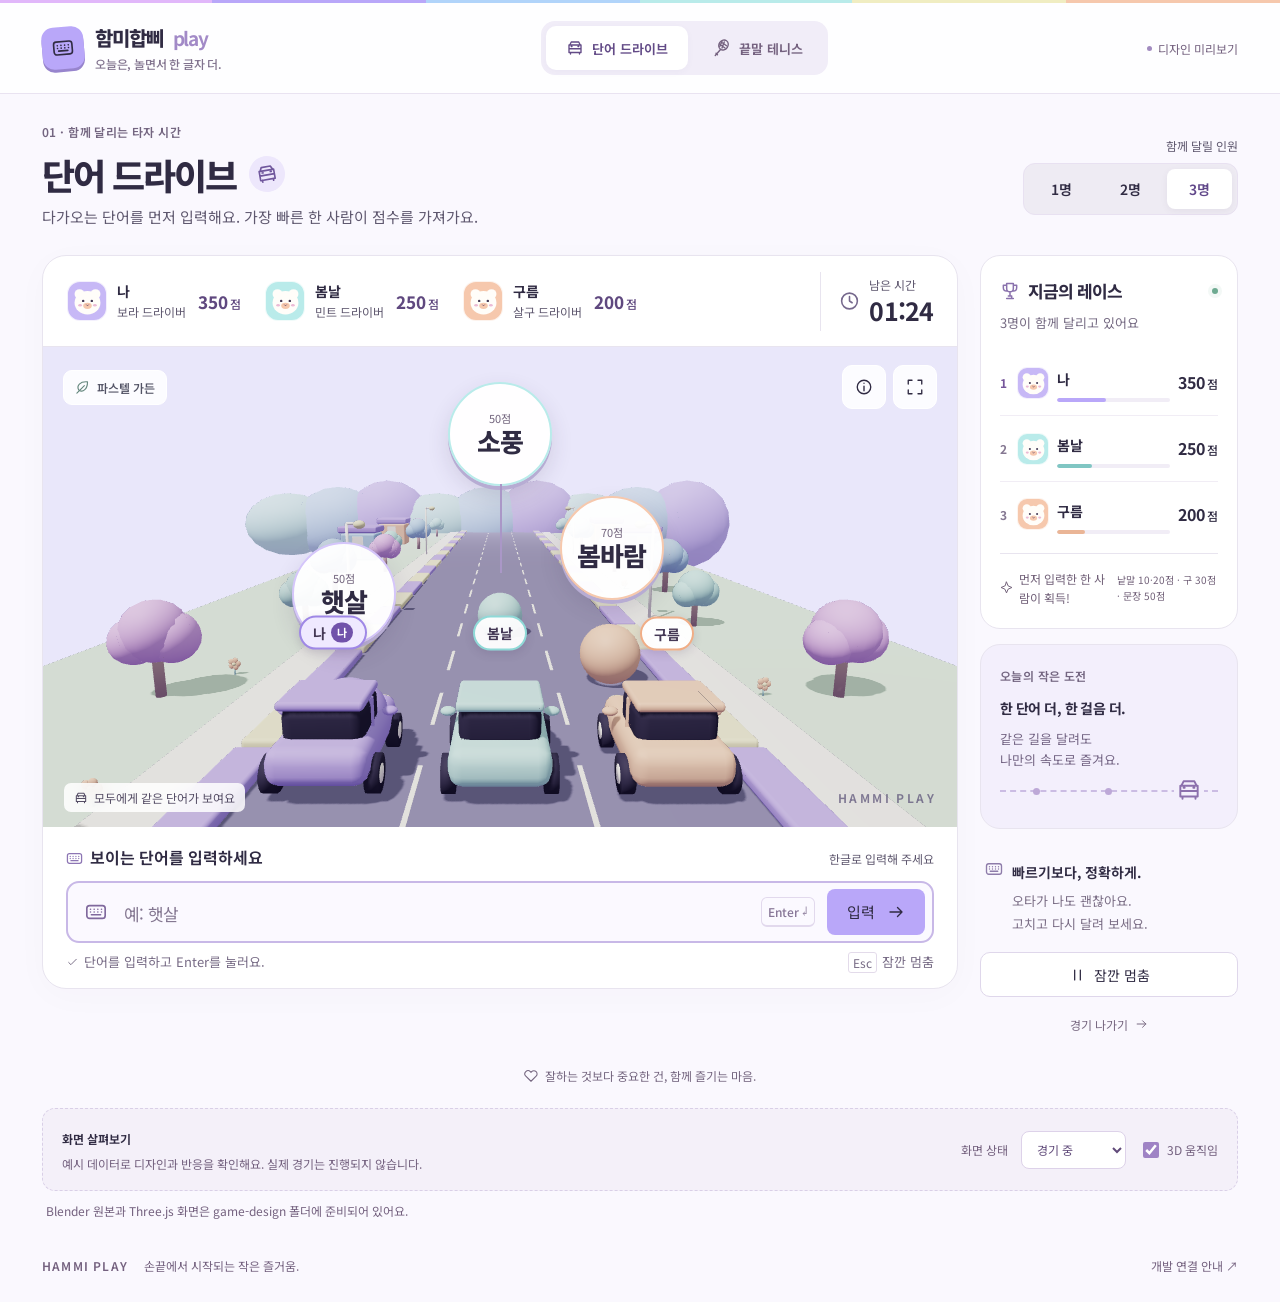
<file: game-design/index.html>
<!DOCTYPE html>
<html lang="ko">
<head>
 <meta charset="UTF-8"><meta name="viewport" content="width=device-width, initial-scale=1.0">
 <meta name="robots" content="noindex"><meta name="theme-color" content="#faf8fe">
 <title>함미합삐 플레이 · 3D 게임 디자인</title>
 <link rel="icon" href="../assets/favicon.svg">
 <link rel="preconnect" href="https://fonts.googleapis.com"><link rel="preconnect" href="https://fonts.gstatic.com" crossorigin>
 <link href="https://fonts.googleapis.com/css2?family=Noto+Sans+KR:wght@400;500;600;700;800;900&display=swap" rel="stylesheet">
 <link rel="stylesheet" href="styles.css"><link rel="stylesheet" href="preview.css">
 <script type="importmap">{"imports":{"three":"./vendor/three.module.js","three/addons/":"./vendor/"}}</script>
</head>
<body>
 <a class="preview-skip" href="#game-root">경기 화면으로 바로가기</a>
 <header class="preview-header"><div class="preview-header-inner">
  <a class="preview-brand" href="../#/games"><span id="brand-icon"></span><span>함미합삐 <b>play</b><small>오늘은, 놀면서 한 글자 더.</small></span></a>
  <nav class="preview-tabs" aria-label="게임 디자인 선택"><a href="#race" data-game-tab="race"></a><a href="#tennis" data-game-tab="tennis"></a></nav>
  <span class="preview-badge"><i></i> 디자인 미리보기</span>
 </div></header>
 <main class="preview-container">
  <div id="game-root" tabindex="-1"></div>
  <section class="preview-controls" aria-label="디자인 상태 미리보기">
   <div><strong>화면 살펴보기</strong><p>예시 데이터로 디자인과 반응을 확인해요. 실제 경기는 진행되지 않습니다.</p></div>
   <label for="preview-state">화면 상태</label><select id="preview-state"></select>
   <label class="preview-motion"><input id="preview-motion" type="checkbox" checked> 3D 움직임</label>
  </section>
  <p class="preview-event" id="preview-event" role="status">Blender 원본과 Three.js 화면은 game-design 폴더에 준비되어 있어요.</p>
 </main>
 <footer class="preview-footer"><span>HAMMI PLAY <i>손끝에서 시작되는 작은 즐거움.</i></span><a href="./HANDOFF.md">개발 연결 안내 ↗</a></footer>
 <dialog id="preview-dialog"><button id="dialog-close" aria-label="안내 닫기">×</button><div id="dialog-body"></div></dialog>
 <script type="module" src="demo.js"></script>
</body></html>
</file>
<file: game-design/styles.css>
/* Isolated UI tokens and components. Import alongside ui.js; no selectors leak into the host app. */
.game-design {
 --gd-ink:#302b43;--gd-muted:#5f586f;--gd-line:#e8e4ef;--gd-paper:#fff;
 --gd-lilac:#b9a7f9;--gd-orchid:#e1b7fa;--gd-sky:#b1d4fa;--gd-mint:#b9ebea;--gd-butter:#f0edc2;--gd-peach:#f6c8ad;
 color:var(--gd-ink);font-family:"Noto Sans KR","Apple SD Gothic Neo","Malgun Gothic",sans-serif;font-size:18px;line-height:1.6;
}
.game-design *, .game-design *::before, .game-design *::after {box-sizing:border-box;}
.game-design button,.game-design input {font:inherit;color:inherit;}
.game-design button {cursor:pointer;}
.game-design [hidden] {display:none!important;}
.game-design button:disabled {cursor:default;opacity:.55;}
.game-design :focus-visible {outline:3px solid #7152aa;outline-offset:4px;}
.game-design button,.game-design a {touch-action:manipulation;-webkit-tap-highlight-color:transparent;}
.game-design h1,.game-design h2,.game-design h3,.game-design p {margin:0;}
.game-design h1,.game-design h2,.game-design h3 {letter-spacing:-.055em;word-break:keep-all;}
.gd-icon {width:22px;height:22px;flex-shrink:0;vertical-align:middle;}
.gd-heading {display:flex;align-items:center;justify-content:space-between;gap:28px;margin:28px 0 26px;}
.gd-eyebrow {display:block;font-size:12px;font-weight:600;color:#736580;letter-spacing:.035em;margin-bottom:7px;}
.gd-heading h1 {display:flex;align-items:center;gap:13px;font-size:36px;font-weight:800;line-height:1.45;}
.gd-title-icon {display:grid;place-items:center;width:36px;height:36px;background:#ede7fc;color:#70579d;border-radius:50%;transform:rotate(-10deg);}
.gd-title-icon .gd-icon {width:22px;}
.gd-heading p {font-size:15px;color:var(--gd-muted);margin-top:5px;word-break:keep-all;}
.gd-mode {flex-shrink:0;text-align:right;}
.gd-mode>span {display:block;font-size:12px;color:var(--gd-muted);margin-bottom:8px;}
.gd-segment {display:flex;gap:4px;padding:5px;background:#eeebf3;border:1px solid #e8e1f1;border-radius:12px;}
.gd-segment button {min-width:65px;min-height:40px;padding:7px 15px;border:0;border-radius:8px;background:transparent;font-size:14px;font-weight:600;transition:background .2s,box-shadow .2s;}
.gd-segment button.is-selected {background:#fff;box-shadow:0 2px 7px #55416a12;color:#61488a;}
.gd-segment button:hover {background:#ffffffa6;}
.gd-layout {display:grid;grid-template-columns:minmax(0,1fr) 258px;align-items:start;gap:22px;}
.gd-arena {border:1px solid var(--gd-line);border-radius:24px;background:#fff;overflow:hidden;box-shadow:0 7px 35px #46325206;min-width:0;}
.gd-matchbar {display:flex;justify-content:space-between;align-items:center;gap:14px;min-height:91px;padding:15px 24px;border-bottom:1px solid var(--gd-line);}
.gd-competitors {display:flex;align-items:center;gap:24px;min-width:0;}
.gd-competitor {display:flex;align-items:center;gap:10px;min-width:0;}
.gd-avatar {display:inline-grid;place-items:center;width:40px;height:40px;border-radius:13px;flex-shrink:0;border:1px solid #ffffffc9;}
.gd-avatar svg {width:37px;height:37px;}
.gd-avatar-lilac {background:#c7b8f6;}.gd-avatar-mint {background:#b9ebea;}.gd-avatar-peach {background:#f6c8ad;}
.gd-competitor strong {display:flex;align-items:center;gap:4px;font-size:14px;line-height:1.5;white-space:nowrap;}
.gd-competitor>div>span {display:block;color:var(--gd-muted);font-size:12px;white-space:nowrap;}
.gd-me-tag {font-size:12px;font-weight:600;line-height:1;background:#eee8fc;color:#765799;padding:4px;border-radius:4px;}
.gd-competitor>b {font-size:17px;font-weight:750;color:#5f487f;margin-left:2px;white-space:nowrap;}
.gd-competitor>b small {font-size:12px;font-weight:500;margin-left:2px;}
.gd-timer {display:flex;align-items:center;gap:9px;padding:5px 0 5px 18px;border-left:1px solid var(--gd-line);white-space:nowrap;}
.gd-timer>.gd-icon {color:#76698d;width:21px;}
.gd-timer>div>span {display:block;font-size:12px;color:var(--gd-muted);line-height:1.4;}
.gd-timer strong {display:block;font-size:25px;line-height:1.3;letter-spacing:-.035em;font-variant-numeric:tabular-nums;}
.gd-timer strong small {font-size:14px;margin-left:4px;}
.gd-timer.is-urgent {color:#9e3957;}.gd-timer.is-urgent .gd-icon {color:#9e3957;}
.gd-stage {position:relative;height:480px;background:#e9e7fa;isolation:isolate;overflow:hidden;}
.gd-canvas {position:absolute;inset:0;}
.gd-canvas canvas {display:block;width:100%;height:100%;}
.gd-load {position:absolute;inset:0;display:flex;gap:14px;align-items:center;justify-content:center;flex-direction:column;color:#6c5a86;font-size:15px;background:#f0edf7;z-index:4;}
.gd-load.has-error {padding:50px;text-align:center;}
.gd-load.has-error span {font-size:14px;max-width:280px;}
.gd-loader {width:30px;height:30px;border:3px solid #d7cdeb;border-top-color:#8766b3;border-radius:50%;animation:gd-spin 1s linear infinite;}
@keyframes gd-spin {to{transform:rotate(360deg);}}
.gd-stage-top {position:absolute;top:18px;left:20px;right:20px;display:flex;align-items:center;justify-content:space-between;gap:10px;z-index:2;pointer-events:none;}
.gd-location {display:inline-flex;align-items:center;gap:7px;background:#ffffffd9;backdrop-filter:blur(8px);border:1px solid #fff;padding:7px 11px;border-radius:9px;color:#525365;font-size:12px;font-weight:550;}
.gd-location .gd-icon {width:15px;height:15px;color:#64877d;}
.gd-stage-top>div {display:flex;gap:7px;pointer-events:auto;}
.gd-icon-btn {width:38px;height:38px;display:grid;place-items:center;border:1px solid #fff;border-radius:10px;background:#ffffffdb;backdrop-filter:blur(8px);}
.gd-icon-btn .gd-icon {width:18px;}
.gd-icon-btn:hover {background:#fff;}
.gd-scene-footer {display:flex;position:absolute;left:21px;right:21px;bottom:15px;justify-content:space-between;align-items:center;pointer-events:none;z-index:1;}
.gd-scene-footer>span:first-child {display:flex;align-items:center;gap:6px;background:#ffffffd9;backdrop-filter:blur(8px);padding:5px 10px;border-radius:7px;font-size:12px;color:#554d65;}
.gd-scene-footer .gd-icon {width:14px;height:14px;}
.gd-scene-footer>span:last-child {font-size:12px;letter-spacing:.2em;font-weight:650;color:#5e557a;opacity:.75;}
.gd-word-layer {position:absolute;inset:0;pointer-events:none;z-index:2;}
.gd-word-sign {position:absolute;transform:translate(-50%,-100%);display:flex;flex-direction:column;align-items:center;min-width:104px;background:#fffffff5;border:2px solid #fff;border-radius:14px;padding:5px 16px 8px;box-shadow:0 4px 0 #b7acd3,0 9px 22px #43315424;white-space:nowrap;}
.gd-word-sign>span {color:#70627b;font-size:12px;line-height:1.5;}
.gd-word-sign strong {font-size:27px;font-weight:800;line-height:1.5;letter-spacing:-.04em;}
.gd-word-sign i {position:absolute;bottom:-10px;left:calc(50% - 6px);width:12px;height:12px;background:#fff;transform:rotate(45deg);border-radius:2px;z-index:-1;}
.gd-word-sign:nth-child(1) {border-color:#d5c6fa;}.gd-word-sign:nth-child(2) {border-color:#b9ebea;}.gd-word-sign:nth-child(3) {border-color:#f6c8ad;}
.gd-input-area {padding:18px 23px 15px;}
.gd-input-caption {display:flex;justify-content:space-between;gap:12px;align-items:center;margin-bottom:10px;}
.gd-input-caption label {font-size:14px;font-weight:650;display:flex;align-items:center;gap:7px;word-break:keep-all;}
.gd-input-caption label .gd-icon {width:17px;height:17px;color:#8d76b4;}
.gd-input-caption>span {font-size:12px;color:var(--gd-muted);}
.gd-input-row {display:flex;align-items:center;gap:12px;border:2px solid #c8b8e7;border-radius:13px;background:#fbf9ff;padding:6px 7px 6px 15px;transition:border-color .2s,box-shadow .2s;}
.gd-input-row:focus-within {border-color:#9672c7;box-shadow:0 0 0 4px #b9a7f91c;}
.gd-input-prefix {display:grid;place-items:center;color:#80699d;flex-shrink:0;min-width:25px;font-size:26px;font-weight:750;}
.gd-input-row input {min-width:0;flex:1;width:100%;height:46px;padding:0 4px;border:0;outline:none;background:transparent;font-size:21px;letter-spacing:-.03em;}
.gd-input-row input::placeholder {font-size:17px;color:#847791;opacity:1;}
.gd-input-row input[aria-invalid="true"] {color:#9d3c55;}
.gd-input-row:has(input[aria-invalid="true"]) {border-color:#c5798c;background:#fff7f8;}
.gd-enter {border:1px solid #e2d9ed;border-bottom-width:2px;border-radius:6px;font-family:inherit;font-size:12px;font-weight:500;color:#877697;white-space:nowrap;padding:4px 6px;}
.gd-submit {display:flex;align-items:center;justify-content:center;gap:12px;min-height:46px;flex-shrink:0;padding:10px 20px;background:#b9a7f9;border:0;border-radius:8px;font-size:15px!important;font-weight:700;}
.gd-submit:hover {background:#ab95f0;}.gd-submit .gd-icon {width:18px;}
.gd-input-note {display:flex;align-items:center;justify-content:space-between;gap:15px;margin-top:9px;font-size:12px;color:#776b85;}
.gd-input-note>span {display:flex;align-items:center;gap:5px;}.gd-input-note .gd-icon {width:13px;height:13px;}
.gd-input-note kbd {font-family:inherit;padding:0 4px;border:1px solid #e3dbea;border-radius:3px;font-size:12px;}
.gd-side-card {border:1px solid var(--gd-line);border-radius:20px;padding:21px 19px;background:#fff;margin-bottom:15px;}
.gd-side-title {display:flex;align-items:center;gap:8px;}.gd-side-title>.gd-icon {color:#8a72ad;width:20px;}
.gd-side-title h2 {font-size:17px;font-weight:750;}
.gd-live-dot {width:6px;height:6px;border-radius:50%;background:#6eaa91;margin-left:auto;box-shadow:0 0 0 4px #6eaa9115;}
.gd-side-sub {font-size:12px;color:#766b83;margin-top:8px!important;}
.gd-leaderboard {margin-top:17px;}
.gd-rank {display:flex;align-items:center;gap:8px;padding:13px 0;border-bottom:1px solid #f1edf5;}.gd-rank:last-child {border:0;}
.gd-rank .gd-avatar {width:32px;height:32px;border-radius:10px;}.gd-rank .gd-avatar svg {width:31px;height:31px;}
.gd-rank-number {font-size:12px;font-weight:700;color:#857892;min-width:9px;}.gd-rank:first-child .gd-rank-number {color:#76569b;}
.gd-rank>div {min-width:0;flex:1;}.gd-rank strong {font-size:12px;}.gd-rank strong small {font-size:12px;background:#ece4fd;padding:1px 3px;border-radius:3px;}
.gd-rank>b {font-size:16px;font-variant-numeric:tabular-nums;}.gd-rank>b small {font-size:12px;font-weight:500;margin-left:2px;}
.gd-rank-track {height:4px;background:#f1edf6;border-radius:8px;margin-top:6px;overflow:hidden;}.gd-rank-track i {display:block;height:100%;border-radius:inherit;transition:width .35s;}
.gd-fill-lilac {background:#b9a7f9;}.gd-fill-mint {background:#80c6c3;}.gd-fill-peach {background:#eab596;}
.gd-rule {display:flex;align-items:center;justify-content:center;gap:6px;padding-top:15px;margin-top:6px;border-top:1px solid var(--gd-line);color:#716078;font-size:12px;}.gd-rule .gd-icon {width:13px;height:13px;}
.gd-round-info {background:#f3effc;padding-bottom:12px;position:relative;overflow:hidden;}
.gd-round-info .gd-eyebrow {font-size:12px;}.gd-round-info>strong {font-size:14px;letter-spacing:-.04em;}.gd-round-info>p {font-size:12px;color:#756685;margin-top:8px;}
.gd-route-decoration {position:relative;margin-top:19px;border-top:2px dashed #cbbce3;height:26px;display:flex;justify-content:space-around;align-items:flex-start;}
.gd-route-decoration span {width:7px;height:7px;border-radius:50%;background:#bda8d7;transform:translateY(-4px);}.gd-route-decoration .gd-icon {position:absolute;right:14px;top:-17px;width:30px;height:30px;color:#8c70ad;background:#f3effc;padding:2px;}
.gd-tip {display:flex;gap:9px;padding:12px 5px 17px;}.gd-tip>.gd-icon {width:18px;color:#8e7caa;margin-top:2px;}
.gd-tip strong {font-size:12px;font-weight:650;}.gd-tip p {font-size:12px;color:#7b6e86;line-height:1.8;margin-top:4px;}
.gd-button {display:inline-flex;align-items:center;justify-content:center;gap:8px;min-height:45px;border:1px solid #dfd7eb;background:#fff;border-radius:10px;padding:10px 18px;font-size:14px!important;font-weight:600;text-decoration:none;}
.gd-button:hover {background:#f6f2fb;border-color:#c3afd9;}.gd-primary {background:#b9a7f9;border-color:#b9a7f9;color:#302b43;}.gd-primary:hover {background:#ab95f0;}
.gd-pause {width:100%;background:#fff;}.gd-pause .gd-icon {width:17px;}
.gd-leave {display:flex;justify-content:center;align-items:center;gap:7px;margin:8px auto 0;min-height:38px;font-size:12px!important;background:none;border:0;color:#776780!important;}
.gd-leave:hover {color:#563976!important;}.gd-leave .gd-icon {width:13px;}
.gd-bottom-note {display:flex;justify-content:center;gap:7px;align-items:center;font-size:12px;color:#74657f;margin:23px 0;}.gd-bottom-note .gd-icon {width:14px;height:14px;}
/* Tennis: a single clear prompt, with steady lives and the word chain beside it. */
.game-design[data-game="tennis"] .gd-matchbar {padding-inline:24px;}
.game-design[data-game="tennis"] .gd-competitors {gap:22px;}
.game-design[data-game="tennis"] .gd-competitor {gap:11px;}
.game-design[data-game="tennis"] .gd-competitor strong {margin-bottom:4px;}
.gd-vs {font-size:12px;font-weight:750;color:#72627f;}
.gd-hearts {display:flex!important;gap:4px;}.gd-hearts .gd-icon {width:13px;height:13px;}.gd-heart-full {fill:#ac527e;color:#ac527e;}.gd-heart-empty {fill:#efebf3;color:#d5cbdc;}
.gd-court-word {position:absolute;left:22px;top:74px;z-index:2;pointer-events:none;}
.gd-turn-pill {display:inline-flex;gap:6px;align-items:center;background:#fffef8e8;border-radius:20px;color:#736039;border:1px solid #fff;font-size:12px;font-weight:600;padding:5px 10px;margin-bottom:9px;}.gd-turn-pill .gd-icon {width:14px;height:14px;}
.gd-last-word {display:flex;align-items:center;gap:12px;position:relative;padding:24px 18px 11px;background:#fffffff2;backdrop-filter:blur(7px);border:1px solid #fff;border-radius:15px;box-shadow:0 7px 16px #4d52690b;}
.gd-last-word>span {position:absolute;top:7px;left:18px;color:#72617f;font-size:12px;}
.gd-last-word>strong {font-size:27px;letter-spacing:-.07em;}.gd-last-word em {font-style:normal;color:#6d449a;border-bottom:3px solid #d6c6ee;}
.gd-last-word>.gd-icon {width:19px;color:#a493b7;}.gd-last-word>b {display:grid;place-items:center;width:41px;height:41px;background:#ece2fb;border-radius:10px;color:#765497;font-size:24px;}
.gd-rally-count {margin-left:auto;font-size:22px;line-height:1;color:#7a5d9a;}.gd-rally-count small {font-size:12px;font-weight:500;margin-left:3px;}
.gd-chain {list-style:none;padding:0;margin:16px 0 8px;}
.gd-chain li {position:relative;display:flex;align-items:center;gap:12px;padding:10px 0;font-size:15px;}
.gd-chain-dot {position:relative;width:8px;height:8px;background:#ded5e9;border-radius:50%;margin:0 3px;flex-shrink:0;}
.gd-chain li:not(:last-child) .gd-chain-dot::after {content:'';position:absolute;top:12px;left:3px;width:2px;height:24px;background:#efebf5;}
.gd-chain li b {font-weight:500;}.gd-chain li small {font-size:12px;color:#72627f;margin-left:auto;}
.gd-chain li.is-latest {font-weight:750;color:#674c8b;}.gd-chain li.is-latest b {font-weight:800;}.gd-chain li.is-latest .gd-chain-dot {background:#a88dd0;box-shadow:0 0 0 4px #a88dd01c;}
.gd-next-letter {display:flex;align-items:center;gap:12px;margin-top:14px;padding:9px 13px;background:#f2edfb;border-radius:11px;}.gd-next-letter>span {font-size:12px;color:#776286;}.gd-next-letter strong {font-size:24px;margin-left:auto;color:#6a4b92;}.gd-next-letter .gd-icon {width:17px;color:#947aaf;}
.gd-tennis-rules {background:#f6f8ed;padding:16px;}.gd-tennis-rules h3 {display:flex;align-items:center;gap:6px;font-size:13px;margin-bottom:10px!important;}.gd-tennis-rules h3 .gd-icon {width:16px;color:#7e8a68;}.gd-tennis-rules p {font-size:12px;margin:5px 0!important;color:#747b68;}
/* All outcome messages are host-driven, not inferred from typed words. */
.gd-feedback {position:absolute;bottom:55px;left:50%;transform:translateX(-50%);z-index:3;display:flex;align-items:center;gap:12px;width:max-content;max-width:calc(100% - 40px);padding:13px 20px;background:#fff;border:1px solid #c3dfd0;border-radius:15px;box-shadow:0 10px 30px #3a3b5b1a;}
.gd-feedback-icon {display:grid;place-items:center;width:36px;height:36px;flex-shrink:0;border-radius:50%;background:#e8f7ef;color:#41826d;}.gd-feedback strong {font-size:15px;}.gd-feedback p {font-size:12px;color:#6f687b;}.gd-feedback[data-tone="error"] {border-color:#e5bcc6;}.gd-feedback[data-tone="error"] .gd-feedback-icon {background:#fcebf0;color:#a94f69;}.gd-feedback[data-tone="warning"] {border-color:#e2d5a1;}.gd-feedback[data-tone="warning"] .gd-feedback-icon {background:#f8f0d5;color:#8e742c;}.gd-feedback[data-tone="neutral"] .gd-feedback-icon {background:#eee8f9;color:#83649f;}
.gd-overlay {position:absolute;inset:0;z-index:5;background:#f5f3fb9c;backdrop-filter:blur(8px);display:flex;align-items:center;justify-content:center;padding:20px;overflow:auto;}
.gd-overlay-card {width:min(460px,100%);padding:25px 30px;text-align:center;border:1px solid #fff;border-radius:24px;background:#fffffff0;box-shadow:0 12px 40px #59457612;}
.gd-overlay-emblem {display:grid;place-items:center;width:53px;height:53px;margin:0 auto 12px;background:#eee5fc;color:#8464a8;border-radius:17px;transform:rotate(-7deg);}.gd-overlay-emblem .gd-icon {width:27px;height:27px;}
.gd-overlay-card h2 {font-size:26px;line-height:1.45;margin-bottom:9px!important;}
.gd-overlay-card>p {font-size:13px;color:#796986;line-height:1.8;margin-bottom:19px!important;word-break:keep-all;}
.gd-overlay-card>.gd-button {min-width:210px;}
.gd-overlay-card .gd-eyebrow {font-size:12px;}
.gd-lobby-players {display:flex;justify-content:center;gap:30px;margin:18px 0;}
.gd-lobby-players>div {display:flex;flex-direction:column;align-items:center;gap:4px;}.gd-lobby-players .gd-avatar {width:46px;height:46px;}.gd-lobby-players strong {font-size:12px;}.gd-lobby-players>div>span:last-child {font-size:12px;color:#72627f;}.gd-lobby-players .is-ready {color:#4c806e!important;}
.gd-room-code {display:flex;justify-content:center;align-items:center;gap:12px;margin:15px 0;padding:9px 0;border-block:1px solid #eee8f5;}.gd-room-code>span {font-size:12px;color:#887695;}.gd-room-code strong {font-size:15px;letter-spacing:.16em;color:#6b4c8c;}.gd-room-code .gd-button {font-size:12px!important;padding:7px 10px;min-height:34px;}.gd-room-code .gd-icon {width:13px;}
.gd-countdown {font-size:94px;font-weight:800;line-height:1.3;color:#a48ad2;text-shadow:0 5px 0 #e6dcf5;}
.gd-trophy {background:#f7efd1;color:#ad914d;}
.gd-result-stats {display:grid;grid-template-columns:repeat(3,1fr);gap:8px;margin:21px 0;}.gd-result-stats>div {padding:12px 6px;background:#f3effa;border-radius:10px;}.gd-result-stats span {display:block;font-size:12px;color:#756181;}.gd-result-stats strong {font-size:27px;color:#70558b;}.gd-result-stats strong small {font-size:12px;font-weight:500;margin-left:2px;}
.gd-arena:fullscreen {height:100dvh;display:flex;flex-direction:column;border-radius:0;}.gd-arena:fullscreen .gd-stage {flex:1;min-height:0;height:auto;}.gd-arena:fullscreen .gd-input-area {flex-shrink:0;}
@media(min-width:1450px){.gd-stage{height:535px;}}
@media(max-width:1150px){.gd-layout{grid-template-columns:minmax(0,1fr) 228px;gap:16px;}.gd-matchbar{padding:14px 17px;}.gd-competitors{gap:14px;}.gd-competitor{gap:6px;}.gd-competitor .gd-avatar{width:32px;height:32px;}.gd-competitor .gd-avatar svg{width:30px;height:30px;}.gd-competitor>div>span{display:none;}.gd-competitor>b{font-size:14px;}.gd-timer{gap:6px;padding-left:12px;}.gd-timer strong{font-size:23px;}.gd-side-card{padding:18px 16px;}.gd-stage{height:460px;}.gd-heading h1{font-size:32px;}.gd-heading p{font-size:14px;}}
@media(max-width:900px){.gd-layout{grid-template-columns:minmax(0,1fr);}.gd-sidebar{display:grid;grid-template-columns:1fr 1fr;gap:16px;}.gd-sidebar>div{display:contents;}.gd-sidebar .gd-tip{display:none;}.gd-side-card{margin:0;}.gd-pause{grid-column:1;}.gd-leave{grid-column:2;}.gd-stage{height:470px;}.gd-heading{margin-top:22px;gap:20px;}.gd-heading p{max-width:440px;}.gd-competitors{gap:30px;}.gd-competitor>div>span{display:block;}.gd-competitor>b{font-size:17px;}.gd-competitor .gd-avatar{width:38px;height:38px;}.gd-competitor .gd-avatar svg{width:35px;height:35px;}.gd-matchbar{padding-inline:20px;}.gd-timer strong{font-size:26px;}}
@media(max-width:600px){.game-design{font-size:17px;}.gd-heading{align-items:flex-start;flex-direction:column;gap:16px;margin:22px 0 18px;}.gd-heading h1{font-size:29px;}.gd-heading p{font-size:14px;line-height:1.8;max-width:330px;margin-top:6px;}.gd-heading .gd-eyebrow{font-size:12px;}.gd-mode{display:flex;align-items:center;justify-content:space-between;width:100%;gap:14px;text-align:left;}.gd-mode>span{margin:0;font-size:12px;}.gd-segment{padding:3px;}.gd-segment button{min-width:55px;min-height:40px;padding:7px 13px;font-size:13px;}.gd-arena{border-radius:19px;}.gd-matchbar{padding:12px;gap:10px;min-height:90px;}.gd-competitors{gap:10px;flex:1;}.gd-competitor{gap:5px;flex:1;flex-wrap:wrap;}.gd-competitor>div>span{display:none;}.gd-competitor strong{font-size:12px;}.gd-competitor .gd-avatar{width:26px;height:26px;border-radius:8px;}.gd-competitor .gd-avatar svg{width:25px;height:25px;}.gd-competitor>b{font-size:14px;flex-basis:100%;margin-left:30px;margin-top:-5px;}.gd-me-tag{display:none;}.gd-timer{gap:4px;padding-left:9px;}.gd-timer>.gd-icon{display:none;}.gd-timer strong{font-size:23px;}.gd-timer>div>span{font-size:12px;}.gd-stage{height:410px;}.gd-stage-top{top:12px;left:12px;right:12px;}.gd-location{font-size:12px;padding:6px 8px;}.gd-icon-btn{height:35px;width:35px;}.gd-stage-top>div{gap:5px;}.gd-word-sign{min-width:77px;padding:4px 9px 5px;border-radius:11px;}.gd-word-sign strong{font-size:22px;}.gd-word-sign>span{font-size:12px;}.gd-scene-footer{left:12px;right:12px;bottom:12px;}.gd-scene-footer>span:first-child{font-size:12px;}.gd-scene-footer>span:last-child{display:none;}.gd-input-area{padding:16px 13px 13px;}.gd-input-caption>span{display:none;}.gd-input-caption label{font-size:13px;}.gd-input-row{gap:6px;padding-left:10px;}.gd-input-row input{font-size:20px;height:43px;}.gd-input-row input::placeholder{font-size:14px;}.gd-input-prefix{font-size:23px;min-width:21px;}.gd-input-prefix .gd-icon{width:20px;}.gd-enter{display:none;}.gd-submit{min-height:44px;padding:8px 13px;gap:5px;font-size:13px!important;}.gd-submit .gd-icon{width:15px;}.gd-input-note{font-size:12px;}.gd-input-note>span:last-child{display:none;}.gd-sidebar{grid-template-columns:1fr;gap:12px;}.gd-sidebar .gd-round-info{display:none;}.gd-side-card{padding:19px;}.gd-pause{grid-column:1;}.gd-leave{grid-column:1;margin-top:-8px;}.gd-leaderboard{display:flex;gap:16px;margin-top:15px;}.gd-rank{flex:1;flex-wrap:wrap;gap:7px;border:0;padding:3px 0;}.gd-rank>b{margin-left:15px;}.gd-rank .gd-avatar{width:28px;height:28px;}.gd-rank>div{flex-basis:40%;}.gd-rank-track{display:none;}.gd-rule{padding-top:12px;}.gd-side-title h2{font-size:16px;}.gd-bottom-note{font-size:12px;margin:19px 0;}.game-design[data-game="tennis"] .gd-matchbar{padding-inline:14px;}.game-design[data-game="tennis"] .gd-competitors{gap:10px;}.game-design[data-game="tennis"] .gd-competitor{gap:7px;flex-wrap:nowrap;}.game-design[data-game="tennis"] .gd-competitor .gd-avatar{width:30px;height:30px;}.game-design[data-game="tennis"] .gd-competitor .gd-avatar svg{width:28px;height:28px;}.gd-hearts{gap:2px;}.gd-hearts .gd-icon{width:10px;height:10px;}.gd-vs{font-size:12px;}.gd-court-word{left:12px;top:66px;}.gd-last-word{padding:22px 12px 8px;gap:8px;}.gd-last-word>span{left:12px;}.gd-last-word>strong{font-size:23px;}.gd-last-word>b{width:33px;height:33px;font-size:21px;}.gd-turn-pill{font-size:12px;}.gd-chain{display:flex;gap:10px;overflow:auto;}.gd-chain li{flex-direction:column;gap:4px;flex:1;white-space:nowrap;font-size:13px;}.gd-chain li small{margin:0;}.gd-chain-dot{display:none;}.gd-next-letter{padding:7px 13px;}.gd-tennis-rules{display:none;}.gd-feedback{bottom:46px;max-width:calc(100% - 24px);gap:9px;padding:11px 13px;}.gd-feedback strong{font-size:13px;}.gd-feedback p{font-size:12px;}.gd-feedback-icon{width:29px;height:29px;}.gd-feedback-icon .gd-icon{width:17px;}.gd-overlay{padding:13px;}.gd-overlay-card{padding:21px 18px;border-radius:19px;}.gd-overlay-card h2{font-size:23px;}.gd-overlay-card>p{font-size:12px;}.gd-lobby-players{gap:24px;}.gd-room-code{gap:9px;}.gd-overlay-emblem{width:44px;height:44px;margin-bottom:9px;}.gd-result-stats strong{font-size:23px;}}
@media(prefers-reduced-motion:reduce){.game-design *{animation:none!important;transition:none!important;}}

/* Legible secondary copy and generous touch targets. */
.gd-side-sub,.gd-tip p,.gd-round-info>p,.gd-tennis-rules p,.gd-chain li small,.gd-feedback p,.gd-input-note{font-size:13px;}
.gd-rank strong,.gd-tip strong,.gd-tennis-rules h3{font-size:14px;}
.gd-input-caption label{font-size:16px;}
.gd-icon-btn{min-width:44px;min-height:44px;}
.gd-hearts .gd-icon{width:15px;height:15px;}
.game-design[data-game="tennis"] .gd-competitor>div>span{display:block;}
.gd-word-sign::after{content:'';position:absolute;left:50%;top:100%;width:2px;height:var(--gd-stem,0px);background:#aa97c7;z-index:-2;}
.gd-word-sign strong{max-width:180px;white-space:normal;overflow-wrap:anywhere;text-align:center;}
.gd-overlay{align-items:safe center;}
@media(max-width:600px){.gd-heading p{font-size:15px;}.gd-competitors{gap:6px;}.gd-competitor{gap:4px;}.gd-competitor .gd-avatar{width:24px;height:24px;}.gd-competitor>b{margin-left:0;}.gd-input-caption label{font-size:15px;}.gd-word-sign strong{max-width:130px;}.gd-input-row input::placeholder{font-size:15px;}.gd-hearts .gd-icon{width:12px;height:12px;}.game-design[data-game="tennis"] .gd-competitors{gap:8px;}.game-design[data-game="tennis"] .gd-competitor{gap:5px;}.game-design[data-game="tennis"] .gd-competitor .gd-avatar{width:25px;height:25px;}.gd-last-word{padding-top:29px;}.gd-turn-pill{margin-bottom:8px;}.gd-lobby-players>div>span:last-child{font-size:12px;}.gd-overlay-card>p{font-size:13px;}.gd-room-code{gap:7px;}.gd-room-code .gd-button{padding:7px;}.gd-room-code strong{letter-spacing:.08em;}}
.gd-player-name{display:block;max-width:110px;overflow:hidden;text-overflow:ellipsis;white-space:nowrap;}
.gd-competitor>div{min-width:0;}.gd-competitor>div>span{overflow:hidden;text-overflow:ellipsis;max-width:110px;}
.gd-find-match{min-height:44px;font-size:13px!important;color:#604983!important;}
@media(max-width:600px){.gd-player-name{max-width:62px;}.gd-overlay-card{padding-block:18px;}.gd-lobby-players{margin-block:14px;}}
/* Lobby actions remain visible without scrolling inside the 3D stage. */
.game-design[data-phase="lobby"] .gd-stage{height:570px;}
@media(max-width:600px){.game-design[data-phase="lobby"] .gd-stage{height:570px;}.game-design[data-phase="result"] .gd-stage{height:480px;}}

/* 테니스: 뜻풀이, 곰 이름표, 난이도 */
.gd-word-meaning {margin-top:8px;max-width:300px;padding:8px 12px;background:#fffffff2;border:1px solid #fff;border-radius:11px;font-size:13px;line-height:1.45;color:#5a4d6b;box-shadow:0 4px 14px #59417914;display:flex;gap:6px;align-items:flex-start;}
.gd-word-meaning .gd-icon {width:15px;flex-shrink:0;margin-top:2px;color:#a493b7;}
.gd-chain-word {display:flex;flex-direction:column;gap:2px;min-width:0;}
.gd-chain-meaning {font-style:normal;font-weight:400;font-size:12px;line-height:1.35;color:#7a6c8a;}
.gd-chain li.is-latest .gd-chain-meaning {color:#6d5a86;}
.gd-bear-label {position:absolute;transform:translate(-50%,-100%);display:flex;align-items:center;gap:6px;padding:5px 12px 5px 6px;background:#fffffff2;border:2px solid #fff;border-radius:999px;box-shadow:0 6px 16px #59417922;font-size:14px;font-weight:750;white-space:nowrap;pointer-events:none;z-index:2;}
.gd-bear-label .gd-avatar {width:24px;height:24px;}
.gd-bear-label.gd-bear-me {border-color:#b9a7f9;background:#f4effff5;}
.gd-bear-label .gd-me-tag {margin-left:2px;}
.gd-difficulty {display:flex;flex-direction:column;align-items:center;gap:8px;margin:6px 0 14px;}
.gd-difficulty>span {font-size:13px;color:#72627f;font-weight:600;}
.gd-difficulty>p {margin:0;font-size:13px;color:#72627f;}
@media(max-width:600px){.gd-word-meaning{max-width:220px;font-size:12px;}.gd-bear-label{font-size:12px;padding:4px 9px 4px 5px;}.gd-bear-label .gd-avatar{width:20px;height:20px;}}
/* 단어 드라이브: 둥근 낱말 표지, 세워 둔 자동차 이름표, 빠르기 선택 */
.gd-word-sign.is-round{min-width:0;width:104px;height:104px;padding:0;border-radius:50%;justify-content:center;gap:0;}
.gd-word-sign.is-round>span{font-size:11px;line-height:1.2;}
.gd-word-sign.is-round strong{font-size:26px;line-height:1.2;}
.gd-word-sign.is-round i{display:none;}
.gd-word-sign.kind-phrase,.gd-word-sign.kind-sentence{border-radius:40px;padding:6px 20px 9px;white-space:normal;}
.gd-word-sign.kind-phrase strong{font-size:22px;max-width:240px;}
.gd-word-sign.kind-sentence strong{font-size:19px;max-width:300px;line-height:1.35;}
.gd-word-sign.kind-word:not(.is-round) strong{font-size:25px;}
.gd-driver-layer{position:absolute;inset:0;pointer-events:none;z-index:2;}
.gd-driver-tag{position:absolute;transform:translate(-50%,-100%);display:inline-flex;align-items:center;gap:5px;padding:4px 12px;border-radius:999px;background:#fffffff2;border:2px solid #d5c6fa;font-size:14px;font-weight:700;color:#453956;box-shadow:0 3px 10px #43315426;white-space:nowrap;max-width:150px;}
.gd-driver-tag b{overflow:hidden;text-overflow:ellipsis;}
.gd-driver-tag em{font-style:normal;font-size:11px;padding:1px 6px;border-radius:999px;background:#7152aa;color:#fff;}
.gd-driver-tag.gd-driver-mint{border-color:#8fd9d7;}.gd-driver-tag.gd-driver-peach{border-color:#f0ad86;}
.gd-driver-tag.is-me{background:#efe9ff;border-color:#9f88e6;}
.gd-overlay-card .gd-speed{text-align:center;margin:14px auto 4px;}
.gd-overlay-card .gd-speed>span{margin-bottom:6px;}
.gd-overlay-card .gd-speed .gd-segment{display:inline-flex;}
@media(max-width:600px){.gd-word-sign.is-round{width:88px;height:88px;}.gd-word-sign.is-round strong{font-size:22px;}.gd-word-sign.kind-phrase strong{font-size:19px;max-width:190px;}.gd-word-sign.kind-sentence strong{font-size:16px;max-width:230px;}.gd-driver-tag{font-size:12px;padding:3px 9px;max-width:110px;}}

/* 테니스: 여러 명일 때 지금 차례인 사람 강조 */
.game-design[data-game="tennis"] .gd-competitor.is-turn strong {color:#7152aa;}
.game-design[data-game="tennis"] .gd-competitor.is-turn .gd-avatar {box-shadow:0 0 0 3px #b9a7f9;border-radius:50%;}
@media(max-width:600px){.game-design[data-game="tennis"] .gd-competitors{flex-wrap:wrap;gap:10px;}}
</file>
<file: game-design/preview.css>
/* Styles for the standalone preview shell only. The host only needs styles.css. */
*{box-sizing:border-box}body{margin:0;background:#faf8fe;color:#302b43;font-family:"Noto Sans KR","Apple SD Gothic Neo","Malgun Gothic",sans-serif;-webkit-font-smoothing:antialiased}button,input,select{font:inherit}button,a,select,input{touch-action:manipulation}a{color:inherit}button{cursor:pointer}:focus-visible{outline:3px solid #7152aa;outline-offset:4px}.preview-header{background:#ffffffd9;border-bottom:1px solid #e9e3f1}.preview-header::before{content:"";display:block;height:3px;background:linear-gradient(to right,#e1b7fa 0% 16.6%,#b9a7f9 16.6% 33.3%,#b1d4fa 33.3% 50%,#b9ebea 50% 66.6%,#f0edc2 66.6% 83.3%,#f6c8ad 83.3%)}.preview-header-inner{display:flex;align-items:center;justify-content:space-between;gap:25px;max-width:1424px;margin:auto;padding:18px 42px}.preview-brand{display:flex;align-items:center;gap:11px;text-decoration:none;font-size:20px;font-weight:800;letter-spacing:-.055em;line-height:1.3}.preview-brand>span:first-child{display:grid;place-items:center;width:42px;height:42px;background:#b9a7f9;border-radius:12px;box-shadow:0 3px 0 #9784cd;transform:rotate(-5deg)}.preview-brand b{font-weight:700;font-size:19px;color:#a28ac7;letter-spacing:-.055em;margin-left:5px}.preview-brand small{display:block;font-size:12px;font-weight:500;color:#81738e;letter-spacing:-.015em;margin-top:5px}.preview-tabs{display:flex;gap:5px;background:#f1edf8;padding:5px;border-radius:14px}.preview-tabs a{display:flex;align-items:center;gap:8px;padding:10px 20px;border-radius:10px;text-decoration:none;font-size:13px;font-weight:650;color:#74617f;min-height:44px}.preview-tabs .gd-icon{width:18px;height:18px}.preview-tabs a[aria-current]{background:#fff;color:#634b87;box-shadow:0 2px 7px #5941790a}.preview-badge{display:flex;align-items:center;gap:6px;color:#74617f;font-size:12px;white-space:nowrap}.preview-badge i{width:5px;height:5px;background:#a28bc0;border-radius:50%}.preview-container{max-width:1424px;margin:auto;padding:0 42px}.preview-controls{display:flex;align-items:center;gap:13px;border:1px dashed #d9cfe7;border-radius:13px;padding:16px 19px;background:#f4f0f9}.preview-controls>div{flex:1}.preview-controls strong{font-size:12px;font-weight:650}.preview-controls p{font-size:12px;color:#74617f;margin:5px 0 0;line-height:1.6}.preview-controls>label{font-size:12px;color:#74617f}.preview-controls select{min-height:38px;max-width:170px;padding:7px 11px;background:#fff;border:1px solid #ddd2e9;border-radius:8px;color:#614b7a;font-size:12px}.preview-motion{display:flex;gap:5px;align-items:center;white-space:nowrap}.preview-motion input{accent-color:#9f83c5;width:16px;height:16px}.preview-event{font-size:12px;color:#74617f;margin:11px 4px 20px}.preview-footer{max-width:1424px;margin:auto;padding:18px 42px 28px;display:flex;align-items:center;justify-content:space-between;gap:20px;color:#74617f;font-size:12px;font-weight:600;letter-spacing:.1em}.preview-footer i{font-style:normal;font-weight:400;letter-spacing:0;margin-left:12px}.preview-footer a{color:#74617f;text-decoration:none;letter-spacing:0;font-weight:400}.preview-skip{position:fixed;top:-100px;left:15px;background:#b9a7f9;color:#302b43;border-radius:8px;padding:12px 20px;z-index:100}.preview-skip:focus{top:10px}#preview-dialog{max-width:440px;width:calc(100% - 36px);padding:32px;border:1px solid #e7ddef;border-radius:23px;color:#4a3d5e;background:#fff;box-shadow:0 18px 70px #33244c25}#preview-dialog::backdrop{background:#3b294a50;backdrop-filter:blur(5px)}#dialog-close{position:absolute;right:13px;top:10px;border:0;width:36px;height:36px;border-radius:50%;background:#f3edf9;color:#796386;font-size:24px}#dialog-body h2{font-size:23px;letter-spacing:-.055em;margin:8px 0 18px}#dialog-body p,#dialog-body li{font-size:15px;line-height:1.9;color:#766680}#dialog-body ol{padding-left:21px}#dialog-body .gd-button{margin-top:15px;color:#493d5c;background:#b9a7f9;border:0;border-radius:10px;padding:12px 20px;font-weight:600}.preview-dialog-note{padding:13px;background:#f5f0fb;border-radius:10px;font-size:12px!important}
@media(max-width:1100px){.preview-header-inner,.preview-container{padding-inline:26px}.preview-footer{padding-inline:26px}.preview-tabs a{padding-inline:15px}}
@media(max-width:600px){.preview-header-inner{padding:15px 18px 12px;flex-wrap:wrap;gap:15px}.preview-brand{font-size:19px}.preview-brand>span:first-child{width:37px;height:37px;border-radius:10px}.preview-brand b{font-size:18px}.preview-tabs{order:3;width:100%;justify-content:stretch}.preview-tabs a{flex:1;justify-content:center;padding:9px 10px;font-size:12px}.preview-badge{font-size:12px;margin-left:auto}.preview-container{padding:0 15px}.preview-controls{flex-wrap:wrap;padding:15px;gap:10px}.preview-controls>div{flex-basis:100%;margin-bottom:5px}.preview-controls p{font-size:12px}.preview-controls>label{font-size:12px}.preview-controls select{max-width:140px;font-size:12px}.preview-controls .preview-motion{margin-left:auto}.preview-event{font-size:12px;line-height:1.7}.preview-footer{padding:10px 17px 24px;gap:12px}.preview-footer i{display:block;margin:5px 0 0;font-size:12px}.preview-footer a{font-size:12px}#dialog-body p,#dialog-body li{font-size:14px}}
</file>
